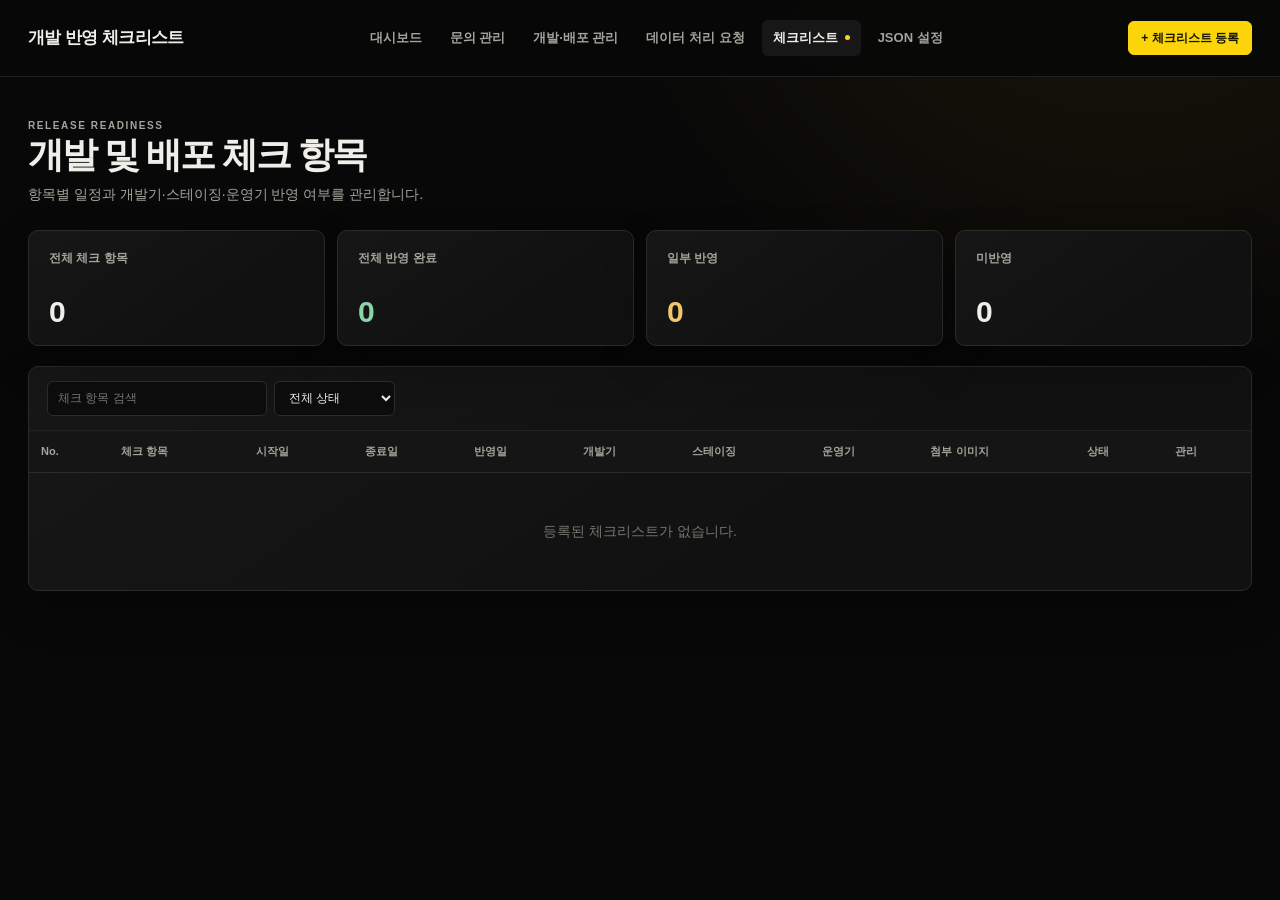
<file: pages/SaveCheckList.html>
<!doctype html>
<html lang="ko">
<head>
    <meta charset="utf-8">
    <meta name="viewport" content="width=device-width, initial-scale=1">
    <title>THWL</title>
    <link rel="stylesheet" href="../design/design.css">
</head>
<body>
    <!-- 공통 헤더: 주요 업무 화면 이동 및 JSON 파일 작업 메뉴 -->
<header class="app-header">
    <div class="header-inner">
        <div class="brand">
            <h1>개발 반영 체크리스트</h1>
            <!-- <span class="badge">RELEASE CHECKLIST</span> -->
        </div>

        <nav>
            <a href="../index.html">대시보드</a>
            <a href="../pages/SaveInquiry.html">문의 관리</a>
            <a href="../pages/SaveDeploy.html">개발·배포 관리</a>
            <a href="../pages/SaveDataRequest.html">데이터 처리 요청</a>
            <a class="active" href="../pages/SaveCheckList.html">체크리스트</a>
            <a href="../pages/SaveSetting.html">JSON 설정</a>
        </nav>

        <div class="actions">
            <!-- <button class="btn secondary" data-load-json="checklists">JSON 불러오기</button>
            <input type="file" accept=".json,application/json" data-json-input="checklists" hidden>
            <button class="btn secondary" data-connect-json="checklists">JSON 파일 연결</button>
            <button class="btn secondary" data-save-json="checklists">JSON 저장</button>
            <button class="btn secondary" data-save-html>오늘 날짜 HTML 저장</button> -->
            <button class="btn primary" id="addChecklist">+ 체크리스트 등록</button>
        </div>
    </div>
</header>

    <main class="container">
        <!-- 화면 제목과 체크리스트 상태별 건수 -->
        <section class="page-intro">
            <div>
                <p class="eyebrow">RELEASE READINESS</p>
                <h2>개발 및 배포 체크 항목</h2>
                <p>항목별 일정과 개발기·스테이징·운영기 반영 여부를 관리합니다.</p>
            </div>
        </section>

        <section class="kpis">
            <div class="kpi"><small>전체 체크 항목</small><strong id="cTotal">0</strong></div>
            <div class="kpi"><small>전체 반영 완료</small><strong class="success" id="cDone">0</strong></div>
            <div class="kpi"><small>일부 반영</small><strong class="warning" id="cPartial">0</strong></div>
            <div class="kpi"><small>미반영</small><strong id="cPending">0</strong></div>
        </section>

        <!-- 검색·상태 필터와 체크리스트 목록 -->
        <section class="panel">
            <div class="toolbar">
                <div class="filters">
                    <input id="cSearch" type="search" placeholder="체크 항목 검색">
                    <select id="cFilter">
                        <option value="all">전체 상태</option>
                        <option value="done">전체 반영 완료</option>
                        <option value="partial">일부 반영</option>
                        <option value="pending">미반영</option>
                    </select>
                </div>
            </div>

            <div class="table-wrap">
                <table>
                    <thead>
                        <tr>
                            <th>No.</th>
                            <th>체크 항목</th>
                            <th>시작일</th>
                            <th>종료일</th>
                            <th>반영일</th>
                            <th>개발기</th>
                            <th>스테이징</th>
                            <th>운영기</th>
                            <th>첨부 이미지</th>
                            <th>상태</th>
                            <th>관리</th>
                        </tr>
                    </thead>
                    <tbody id="cRows"></tbody>
                </table>
            </div>
            <div class="empty" id="cEmpty" hidden>등록된 체크리스트가 없습니다.</div>
        </section>
    </main>

    <!-- 등록/수정 모달: 제목과 하단 버튼은 고정하고 modal-body만 스크롤됩니다. -->
    <div class="backdrop" id="cModal">
        <form class="modal" id="cForm">
            <div class="modal-head">
                <h2 id="cModalTitle">체크리스트 등록</h2>
                <button type="button" class="btn secondary small" id="cClose">닫기</button>
            </div>

            <div class="modal-body">
                <input type="hidden" id="cId">

                <label>
                    체크 항목 *
                    <textarea id="cTitle" required rows="3" placeholder="개발 또는 배포 시 확인할 내용을 입력하세요."></textarea>
                </label>

                <div class="form-grid three">
                    <label>시작일<input type="date" id="cStart"></label>
                    <label>종료일<input type="date" id="cEnd"></label>
                    <label>반영일<input type="date" id="cRelease"></label>
                </div>

                <fieldset>
                    <legend>환경별 반영 여부</legend>
                    <div class="checks">
                        <label class="check"><input type="checkbox" id="cDev"> 개발기 반영</label>
                        <label class="check"><input type="checkbox" id="cStage"> 스테이징 반영</label>
                        <label class="check"><input type="checkbox" id="cProd"> 운영기 반영</label>
                    </div>
                </fieldset>

                <!-- 첨부 이미지가 여러 장이어도 모달 본문 내부에서 스크롤됩니다. -->
                <fieldset>
                    <legend>항목별 이미지 첨부</legend>
                    <label>
                        이미지 파일
                        <input type="file" id="cImages" accept="image/*" multiple>
                    </label>
                    <small class="muted">
                        선택한 체크리스트 항목에 이미지가 개별 저장됩니다.
                        이미지당 최대 1.5MB, 항목당 최대 5장입니다.
                    </small>
                    <div id="cImagePreview" class="checklist-image-preview"></div>
                </fieldset>

                <label>
                    비고
                    <textarea id="cMemo" rows="2" placeholder="담당자, 확인 사항 등을 기록"></textarea>
                </label>
            </div>

            <div class="modal-foot">
                <button type="button" class="btn secondary" id="cCancel">취소</button>
                <button type="submit" class="btn primary">저장</button>
            </div>
        </form>
    </div>

    <div class="toast" id="cToast"></div>

    <!-- 공통 저장 기능을 먼저 로드한 뒤 체크리스트 화면 로직을 실행합니다. -->
    <script src="../biz/common.js"></script>
    <script src="../biz/SaveCheckList.js"></script>
</body>
</html>
</file>
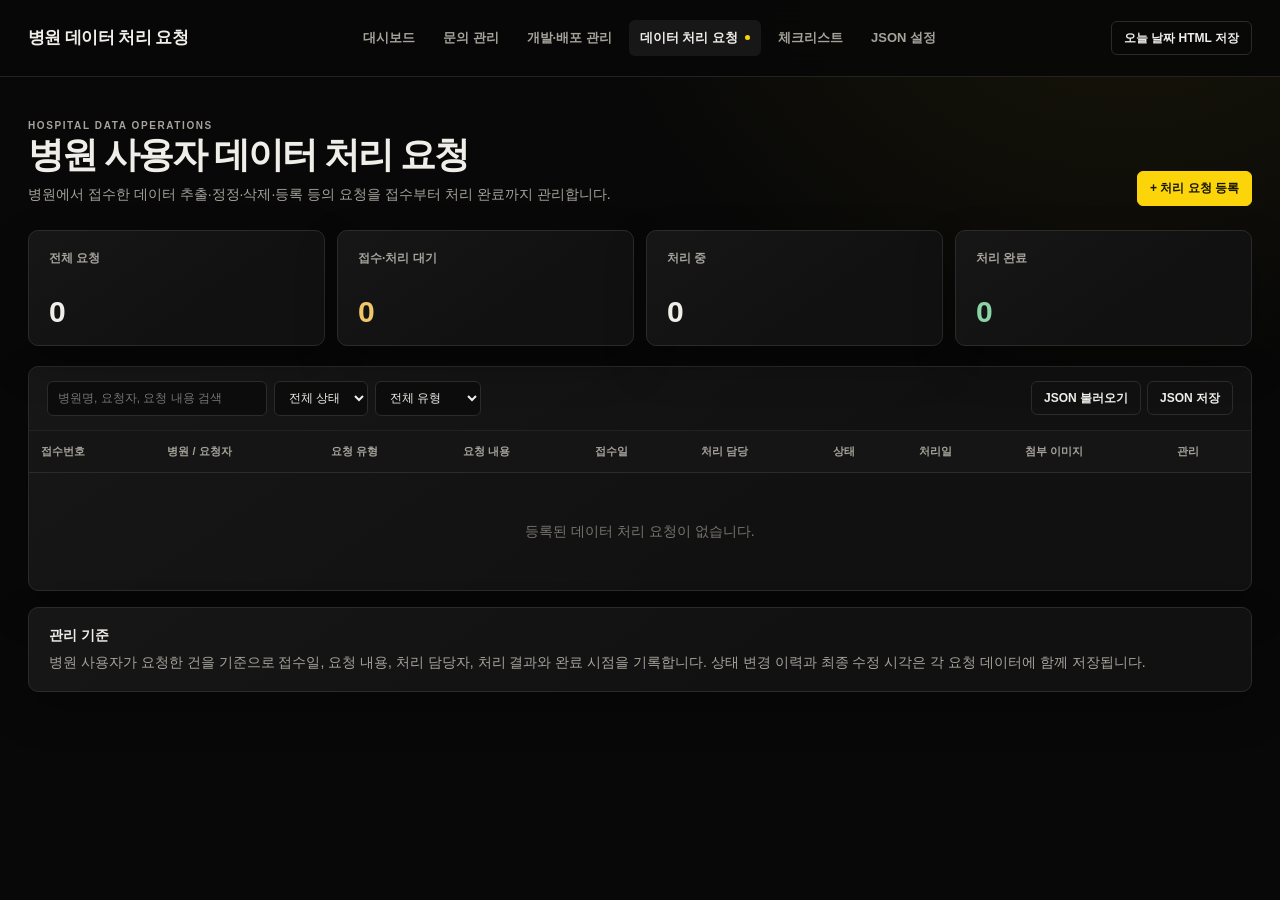
<file: pages/SaveDataRequest.html>
<!doctype html>
<html lang="ko">
<head>
    <meta charset="utf-8"><meta name="viewport" content="width=device-width, initial-scale=1">
    <title>THWL</title><link rel="stylesheet" href="../design/design.css">
</head>
<body>
<header class="app-header">
    <div class="header-inner">
        <div class="brand">
            <h1>병원 데이터 처리 요청</h1>
            <!-- <span class="badge">HOSPITAL REQUESTS</span> -->
        </div>
        <nav>
            <a href="../index.html">대시보드</a>
            <a href="../pages/SaveInquiry.html">문의 관리</a>
            <a href="../pages/SaveDeploy.html">개발·배포 관리</a>
            <a class="active" href="../pages/SaveDataRequest.html">데이터 처리 요청</a>
            <a href="../pages/SaveCheckList.html">체크리스트</a>
            <a href="../pages/SaveSetting.html">JSON 설정</a>
        </nav>
        
        <div class="actions">
            <button class="btn secondary" data-save-html>오늘 날짜 HTML 저장</button>
        </div>
    </div>
</header>

<main class="container">
    <section class="page-intro">
        <div>
            <p class="eyebrow">HOSPITAL DATA OPERATIONS</p>
            <h2>병원 사용자 데이터 처리 요청</h2>
            <p>병원에서 접수한 데이터 추출·정정·삭제·등록 등의 요청을 접수부터 처리 완료까지 관리합니다.</p>
        </div>
        
        <button class="btn primary" id="addRequest">+ 처리 요청 등록</button>
    </section>
    
    <section class="kpis">
        <div class="kpi"><small>전체 요청</small><strong id="requestTotal">0</strong></div>
        <div class="kpi"><small>접수·처리 대기</small><strong class="warning" id="requestPending">0</strong></div>
        <div class="kpi"><small>처리 중</small><strong id="requestWorking">0</strong></div>
        <div class="kpi"><small>처리 완료</small><strong class="success" id="requestDone">0</strong></div>
    </section>
    
    <section class="panel">
        <div class="toolbar"><div class="filters"><input id="requestSearch" type="search" placeholder="병원명, 요청자, 요청 내용 검색"><select id="statusFilter"><option value="all">전체 상태</option><option value="received">접수</option><option value="working">처리 중</option><option value="done">완료</option><option value="hold">보류</option></select><select id="typeFilter"><option value="all">전체 유형</option><option>데이터 추출</option><option>데이터 정정</option><option>데이터 삭제</option><option>데이터 등록</option><option>기타</option></select></div>
            <div class="actions"><button class="btn secondary" data-load-json="dataRequests">JSON 불러오기</button><input type="file" accept=".json,application/json" data-json-input="dataRequests" hidden><button class="btn secondary" data-save-json="dataRequests">JSON 저장</button></div></div>
        <div class="table-wrap"><table><thead><tr><th>접수번호</th><th>병원 / 요청자</th><th>요청 유형</th><th>요청 내용</th><th>접수일</th><th>처리 담당</th><th>상태</th><th>처리일</th><th>첨부 이미지</th><th>관리</th></tr></thead><tbody id="requestRows"></tbody></table></div>
        <div class="empty" id="emptyRequests" hidden>등록된 데이터 처리 요청이 없습니다.</div>
    </section>
    
    <section class="notice">
        <strong>관리 기준</strong>
        <p>병원 사용자가 요청한 건을 기준으로 접수일, 요청 내용, 처리 담당자, 처리 결과와 완료 시점을 기록합니다. 상태 변경 이력과 최종 수정 시각은 각 요청 데이터에 함께 저장됩니다.</p>
    </section>
</main>

<div class="backdrop" id="requestModal"><form class="modal" id="requestForm">
    <div class="modal-head">
        <h2 id="modalTitle">데이터 처리 요청 등록</h2>
        <button type="button" class="btn secondary" id="closeModal">닫기</button>
    </div>
    
    <div class="modal-body">
        <input type="hidden" id="requestId">
        
        <div class="form-grid">
            <label>병원명 *<input class="control-input" id="hospital" required></label>
            <label>요청자 *<input class="control-input" id="requester" required></label>
            <label>요청 유형 *
                <select class="control-input" id="requestType">
                    <option>데이터 추출</option>
                    <option>데이터 정정</option>
                    <option>데이터 삭제</option>
                    <option>데이터 등록</option>
                    <option>기타</option>
                </select>
            </label>
            <label>접수일 *<input class="control-input" id="requestDate" type="date" required></label>
            <label>처리 담당자<input class="control-input" id="assignee"></label>
            <label>상태
                <select class="control-input" id="requestStatus">
                    <option value="received">접수</option>
                    <option value="working">처리 중</option>
                    <option value="done">완료</option>
                    <option value="hold">보류</option>
                </select>
            </label>
            <label>처리 완료일<input class="control-input" id="completedAt" type="date"></label></div>
            <label>요청 상세 내용 *<textarea class="control-input" id="requestContent" rows="4" required></textarea></label>
            <label>처리 결과 및 메모<textarea class="control-input" id="resultContent" rows="4" placeholder="처리 결과, 전달 사항, 보류 사유 등을 기록"></textarea></label>
        <fieldset>
            <legend>요청별 이미지 첨부</legend>
            <label>이미지 파일<input type="file" id="requestImages" accept="image/*" multiple></label>
            <small class="muted">현재 요청 항목에 개별 첨부됩니다. 이미지당 최대 1.5MB, 항목당 최대 5장입니다.</small>
            <div id="requestImagePreview" class="checklist-image-preview"></div>
        </fieldset>
    </div>
    
    <div class="modal-foot">
        <button type="button" class="btn secondary" id="cancelModal">취소</button>
        <button class="btn primary" type="submit">저장</button>
    </div>
</form>
</div>
<div class="toast" id="requestToast"></div>
<script src="../biz/common.js"></script>
<script src="../biz/SaveDataRequest.js"></script>
</body></html>
</file>
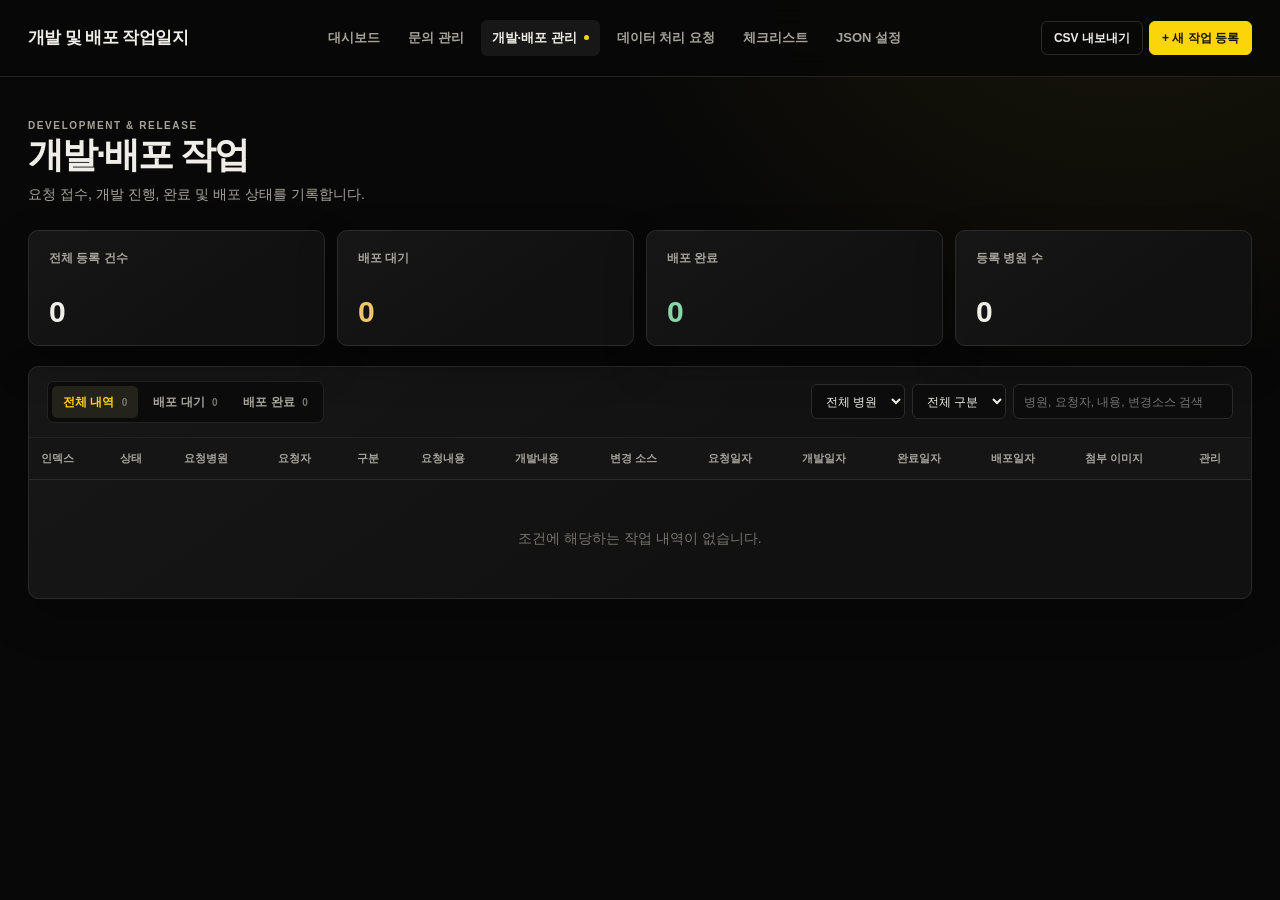
<file: pages/SaveDeploy.html>
<!doctype html>
<html lang="ko">
<head>
    <meta charset="utf-8">
    <meta name="viewport" content="width=device-width, initial-scale=1">
    <title>THWL</title>
    <link rel="stylesheet" href="../design/design.css">
</head>
<body>
<header class="app-header">
        <div class="header-inner">
            <div class="brand">
                <h1>개발 및 배포 작업일지</h1>
                <!-- <span class="badge">DEVELOPMENT LOG</span> -->
            </div>
            <nav>
                <a href="../index.html">대시보드</a>
                <a href="../pages/SaveInquiry.html">문의 관리</a>
                <a class="active" href="../pages/SaveDeploy.html">개발·배포 관리</a>
                <a href="../pages/SaveDataRequest.html">데이터 처리 요청</a>
                <a href="../pages/SaveCheckList.html">체크리스트</a>
                <a href="../pages/SaveSetting.html">JSON 설정</a>
            </nav>
            <div class="actions">
                <!-- <button class="btn secondary" data-load-json="deployments">JSON 불러오기</button>
                <input type="file" accept=".json,application/json" data-json-input="deployments" hidden>
                <button class="btn secondary" data-connect-json="deployments">JSON 파일 연결</button>
                <button class="btn secondary" data-save-json="deployments">JSON 저장</button>
                <button class="btn secondary" data-save-html>오늘 날짜 HTML 저장</button> -->
                <button class="btn secondary" id="exportCsv">CSV 내보내기</button>
                <button class="btn primary" id="addDeploy">+ 새 작업 등록</button></div>
        </div>
    </header>
    <main class="container">
        <section class="page-intro">
            <div>
                <p class="eyebrow">DEVELOPMENT &amp; RELEASE</p>
                <h2>개발·배포 작업</h2>
                <p>요청 접수, 개발 진행, 완료 및 배포 상태를 기록합니다.</p>
            </div>
        </section>

        <section class="kpis">
            <div class="kpi"><small>전체 등록 건수</small><strong id="dTotal">0</strong></div>
            <div class="kpi"><small>배포 대기</small><strong class="warning" id="dPending">0</strong></div>
            <div class="kpi"><small>배포 완료</small><strong class="success" id="dDone">0</strong></div>
            <div class="kpi"><small>등록 병원 수</small><strong id="dHospitals">0</strong></div>
        </section>

        <section class="panel">
            <div class="toolbar">
                <div class="tabs">
                    <button class="tab active" data-tab="all">전체 내역 <b id="dAllN">0</b></button>
                    <button class="tab" data-tab="pending">배포 대기 <b id="dPendingN">0</b></button>
                    <button class="tab" data-tab="deployed">배포 완료 <b id="dDoneN">0</b></button>
                </div>
                <div class="filters">
                    <select id="dHospital"><option value="">전체 병원</option></select>
                    <select id="dCategory">
                        <option value="">전체 구분</option>
                        <option>DB</option>
                        <option>UI</option>
                        <option>DTO</option>
                        <option>BIZ</option>
                        <option>DAC</option>
                        <option>ETC</option>
                    </select>
                    <input id="dSearch" type="search" placeholder="병원, 요청자, 내용, 변경소스 검색">
                </div>
            </div>
            <div class="table-wrap">
                <table>
                    <thead>
                        <tr>
                            <th>인덱스</th>
                            <th>상태</th>
                            <th>요청병원</th>
                            <th>요청자</th>
                            <th>구분</th>
                            <th>요청내용</th>
                            <th>개발내용</th>
                            <th>변경 소스</th>
                            <th>요청일자</th>
                            <th>개발일자</th>
                            <th>완료일자</th>
                            <th>배포일자</th>
                            <th>첨부 이미지</th>
                            <th>관리</th>
                        </tr>
                    </thead>
                    <tbody id="dRows"></tbody>
                </table>
            </div>
            <div class="empty" id="dEmpty" hidden>조건에 해당하는 작업 내역이 없습니다.</div>
        </section>
    </main>

    <div class="backdrop" id="dModal">
        <section class="modal wide">
            <div class="modal-head">
                <h2 id="dModalTitle">새 작업 등록</h2>
                <button class="btn secondary small" id="dClose">닫기</button>
            </div>
            <form id="dForm">
                <div class="modal-body">
                    <input id="dId" type="hidden">
                    <div class="form-grid">
                        <label>인덱스<input id="dIndex" readonly></label>
                        <fieldset>
                            <legend>구분 (중복 선택 가능) *</legend>
                            <div class="checks">
                                <label class="check"><input type="checkbox" name="category" value="DB">DB</label>
                                <label class="check"><input type="checkbox" name="category" value="UI">UI</label>
                                <label class="check"><input type="checkbox" name="category" value="DTO">DTO</label>
                                <label class="check"><input type="checkbox" name="category" value="BIZ">BIZ</label>
                                <label class="check"><input type="checkbox" name="category" value="DAC">DAC</label>
                                <label class="check"><input type="checkbox" name="category" value="ETC">ETC</label>
                            </div>
                        </fieldset>
                    </div>
                    <div class="form-grid">
                        <label>요청병원 *<input id="dHospitalField" required></label>
                        <label>요청자 *<input id="dRequester" required></label>
                    </div>
                    <label>요청내용 *<textarea id="dRequest" required></textarea></label>
                    <label>개발내용<textarea id="dDevelopment"></textarea></label>
                    <label>변경 소스<textarea id="dSource" class="mono"></textarea></label>
                    <fieldset><legend>작업별 이미지 첨부</legend><label>이미지 파일<input type="file" id="dImages" accept="image/*" multiple></label><small class="muted">현재 작업 항목에 개별 첨부됩니다. 이미지당 최대 1.5MB, 항목당 최대 5장입니다.</small><div id="dImagePreview" class="checklist-image-preview"></div></fieldset>
                    <div class="form-grid four">
                        <label>요청일자 *<input id="dRequestDate" type="date" required></label>
                        <label>개발일자<input id="dDevDate" type="date"></label>
                        <label>완료일자<input id="dCompleteDate" type="date"></label>
                        <label>배포일자<input id="dDeployDate" type="date"></label>
                    </div>
                </div>
                <div class="modal-foot">
                    <button class="btn secondary" type="button" id="dCancel">취소</button>
                    <button class="btn primary" type="submit">저장</button>
                </div>
            </form>
        </section>
    </div>

    <div class="toast" id="dToast"></div>
    <script src="../biz/common.js"></script>
    <script src="../biz/deploy.js"></script>
</body>
</html>
</file>
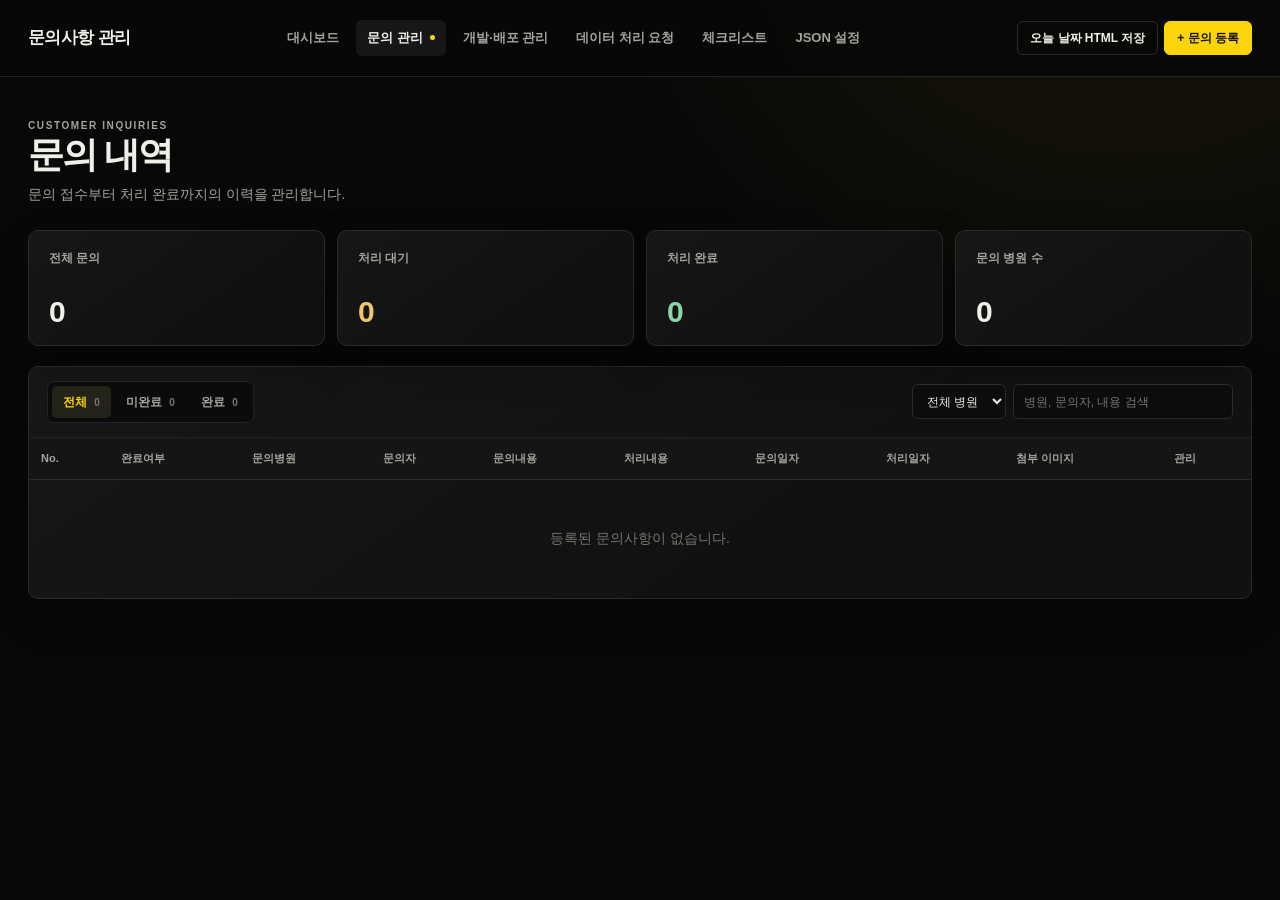
<file: pages/SaveInquiry.html>
<!doctype html>
<html lang="ko">
<head>
    <meta charset="utf-8">
    <meta name="viewport" content="width=device-width, initial-scale=1">
    <title>THWL</title>
    <link rel="stylesheet" href="../design/design.css">
</head>
<body>
<header class="app-header">
        <div class="header-inner">
            <div class="brand">
                <h1>문의사항 관리</h1>
                <!-- <span class="badge">INQUIRY</span> -->
            </div>
            <nav>
                <a href="../index.html">대시보드</a>
                <a class="active" href="../pages/SaveInquiry.html">문의 관리</a>
                <a href="../pages/SaveDeploy.html">개발·배포 관리</a>
                <a href="../pages/SaveDataRequest.html">데이터 처리 요청</a>
                <a href="../pages/SaveCheckList.html">체크리스트</a>
                <a href="../pages/SaveSetting.html">JSON 설정</a>
            </nav>
            <div class="actions">
                <!-- <button class="btn secondary" data-load-json="inquiries">JSON 불러오기</button>
                <input type="file" accept=".json,application/json" data-json-input="inquiries" hidden>
                <button class="btn secondary" data-connect-json="inquiries">JSON 파일 연결</button>
                <button class="btn secondary" data-save-json="inquiries">JSON 저장</button> -->
                <button class="btn secondary" data-save-html>오늘 날짜 HTML 저장</button>
                <button class="btn primary" id="addInquiry">+ 문의 등록</button></div>
        </div>
    </header>
    <main class="container">
        <section class="page-intro">
            <div>
                <p class="eyebrow">CUSTOMER INQUIRIES</p>
                <h2>문의 내역</h2>
                <p>문의 접수부터 처리 완료까지의 이력을 관리합니다.</p>
            </div>
        </section>

        <section class="kpis">
            <div class="kpi"><small>전체 문의</small><strong id="qTotal">0</strong></div>
            <div class="kpi"><small>처리 대기</small><strong class="warning" id="qPending">0</strong></div>
            <div class="kpi"><small>처리 완료</small><strong class="success" id="qDone">0</strong></div>
            <div class="kpi"><small>문의 병원 수</small><strong id="qHospitals">0</strong></div>
        </section>

        <section class="panel">
            <div class="toolbar">
                <div class="tabs">
                    <button class="tab active" data-filter="all">전체 <b id="qAllN">0</b></button>
                    <button class="tab" data-filter="pending">미완료 <b id="qPendingN">0</b></button>
                    <button class="tab" data-filter="done">완료 <b id="qDoneN">0</b></button>
                </div>
                <div class="filters">
                    <select id="qHospital"><option value="">전체 병원</option></select>
                    <input id="qSearch" type="search" placeholder="병원, 문의자, 내용 검색">
                </div>
            </div>
            <div class="table-wrap">
                <table>
                    <thead>
                        <tr>
                            <th>No.</th><th>완료여부</th><th>문의병원</th><th>문의자</th>
                            <th>문의내용</th><th>처리내용</th><th>문의일자</th><th>처리일자</th><th>첨부 이미지</th><th>관리</th>
                        </tr>
                    </thead>
                    <tbody id="qRows"></tbody>
                </table>
            </div>
            <div class="empty" id="qEmpty" hidden>등록된 문의사항이 없습니다.</div>
        </section>
    </main>

    <div class="backdrop" id="qModal">
        <section class="modal">
            <div class="modal-head">
                <h2 id="qModalTitle">문의 등록</h2>
                <button class="btn secondary small" id="qClose">닫기</button>
            </div>
            <form id="qForm">
                <div class="modal-body">
                    <input id="qId" type="hidden">
                    <div class="form-grid">
                        <label>문의병원 *<input id="qHospitalField" required></label>
                        <label>문의자 *<input id="qRequester" required></label>
                    </div>
                    <label>문의내용 *<textarea id="qContent" required></textarea></label>
                    <label>처리내용<textarea id="qAnswer"></textarea></label>
                    <div class="form-grid">
                        <label>문의일자 *<input id="qDate" type="date" required></label>
                        <label>처리일자<input id="qProcessDate" type="date"></label>
                    </div>
                    <label class="check"><input id="qCompleted" type="checkbox"> 처리 완료</label>
                    <fieldset><legend>문의별 이미지 첨부</legend><label>이미지 파일<input type="file" id="qImages" accept="image/*" multiple></label><small class="muted">현재 문의 항목에 개별 첨부됩니다. 이미지당 최대 1.5MB, 항목당 최대 5장입니다.</small><div id="qImagePreview" class="checklist-image-preview"></div></fieldset>
                </div>
                <div class="modal-foot">
                    <button class="btn secondary" type="button" id="qCancel">취소</button>
                    <button class="btn primary" type="submit">저장</button>
                </div>
            </form>
        </section>
    </div>

    <div class="toast" id="toast"></div>
    <script src="../biz/common.js"></script>
    <script src="../biz/inquiry.js"></script>
</body>
</html>
</file>
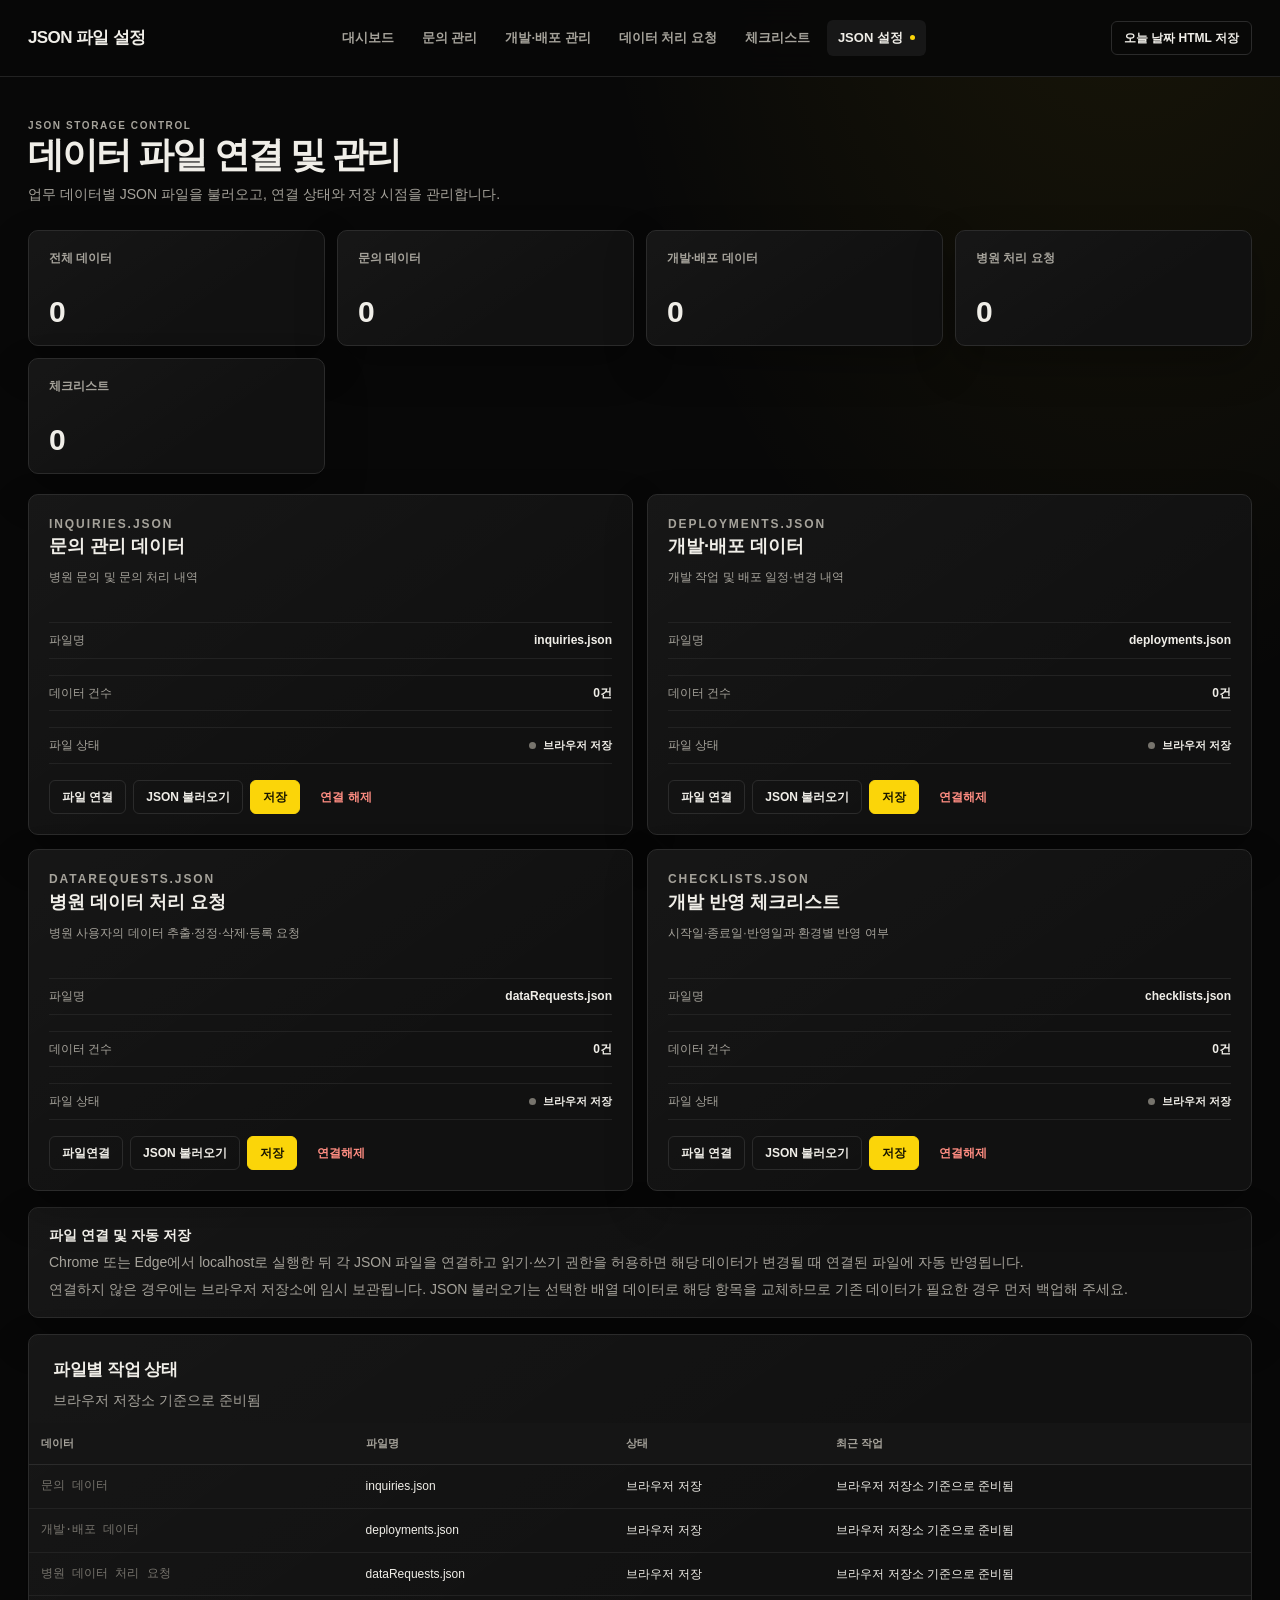
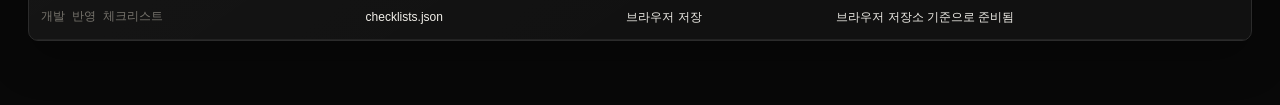
<file: pages/SaveSetting.html>
<!doctype html>
<html lang="ko">
<head>
    <meta charset="utf-8">
    <meta name="viewport" content="width=device-width, initial-scale=1">
    <title>THWL</title>
    <link rel="stylesheet" href="../design/design.css">
</head>

<body>
    <header class="app-header">
        <div class="header-inner">
            <div class="brand">
                <h1>JSON 파일 설정</h1>
                <!-- <span class="badge">STORAGE SETTINGS</span> -->
            </div>
            <nav>
                <a href="../index.html">대시보드</a>
                <a href="../pages/SaveInquiry.html">문의 관리</a>
                <a href="../pages/SaveDeploy.html">개발·배포 관리</a>
                <a href="../pages/SaveDataRequest.html">데이터 처리 요청</a>
                <a href="../pages/SaveCheckList.html">체크리스트</a>
                <a class="active" href="../pages/SaveSetting.html">JSON 설정</a>
            </nav>
            <div class="actions">
                <button class="btn secondary" data-save-html>오늘 날짜 HTML 저장</button>
            </div>
        </div>
    </header>
    <main class="container">
        <section class="page-intro">
            <div>
                <p class="eyebrow">JSON STORAGE CONTROL</p>
                <h2>데이터 파일 연결 및 관리</h2>
                <p>업무 데이터별 JSON 파일을 불러오고, 연결 상태와 저장 시점을 관리합니다.</p>
            </div>
        </section>
        <section class="kpis">
            <div class="kpi"><small>전체 데이터</small><strong id="totalCount">0</strong></div>
            <div class="kpi"><small>문의 데이터</small><strong id="inquiryCount">0</strong></div>
            <div class="kpi"><small>개발·배포 데이터</small><strong id="deploymentCount">0</strong></div>
            <div class="kpi"><small>병원 처리 요청</small><strong id="requestCount">0</strong></div>
            <div class="kpi"><small>체크리스트</small><strong id="checklistCount">0</strong></div>
        </section>
        <section class="data-grid">
            <article class="data-card">
                <p class="eyebrow">INQUIRIES.JSON</p>
                <h3>문의 관리 데이터</h3>
                <p>병원 문의 및 문의 처리 내역</p>
                <div class="data-meta"><span>파일명</span><strong>inquiries.json</strong></div>
                <div class="data-meta"><span>데이터 건수</span><strong id="inquiriesCount">0건</strong></div>
                <div class="data-meta"><span>파일 상태</span><strong class="file-status" id="inquiriesStatus">미연결</strong>
                </div>
                <div class="data-actions">
                    <button class="btn secondary" data-connect="inquiries">파일 연결</button>
                    <button class="btn secondary" data-import="inquiries">JSON 불러오기</button>
                    <button class="btn primary" data-save="inquiries">저장</button>
                    <button class="btn danger" data-disconnect="inquiries">연결 해제</button>
                    <input type="file" accept=".json,application/json" data-file="inquiries" hidden>
                </div>
            </article>
            <article class="data-card">
                <p class="eyebrow">DEPLOYMENTS.JSON</p>
                <h3>개발·배포 데이터</h3>
                <p>개발 작업 및 배포 일정·변경 내역</p>
                <div class="data-meta"><span>파일명</span><strong>deployments.json</strong></div>
                <div class="data-meta"><span>데이터 건수</span><strong id="deploymentsCount">0건</strong></div>
                <div class="data-meta"><span>파일 상태</span><strong class="file-status" id="deploymentsStatus">미연결</strong></div>
                <div class="data-actions">
                    <button class="btn secondary" data-connect="deployments">파일 연결</button>
                    <button class="btn secondary" data-import="deployments">JSON 불러오기</button>
                    <button class="btn primary" data-save="deployments">저장</button>
                    <button class="btn danger" data-disconnect="deployments">연결해제</button>
                    <input type="file" accept=".json,application/json" data-file="deployments" hidden>
                </div>
            </article>
            <article class="data-card">
                <p class="eyebrow">DATAREQUESTS.JSON</p>
                <h3>병원 데이터 처리 요청</h3>
                <p>병원 사용자의 데이터 추출·정정·삭제·등록 요청</p>
                <div class="data-meta"><span>파일명</span><strong>dataRequests.json</strong></div>
                <div class="data-meta"><span>데이터 건수</span><strong id="dataRequestsCount">0건</strong></div>
                <div class="data-meta"><span>파일 상태</span><strong class="file-status" id="dataRequestsStatus">미연결</strong></div>
                <div class="data-actions">
                    <button class="btn secondary" data-connect="dataRequests">파일연결</button>
                    <button class="btn secondary" data-import="dataRequests">JSON 불러오기</button>
                    <button class="btn primary" data-save="dataRequests">저장</button>
                    <button class="btn danger" data-disconnect="dataRequests">연결해제</button>
                    <input type="file" accept=".json,application/json" data-file="dataRequests" hidden>
                </div>
            </article>
            <article class="data-card">
                <p class="eyebrow">CHECKLISTS.JSON</p>
                <h3>개발 반영 체크리스트</h3>
                <p>시작일·종료일·반영일과 환경별 반영 여부</p>
                <div class="data-meta"><span>파일명</span><strong>checklists.json</strong></div>
                <div class="data-meta"><span>데이터 건수</span><strong id="checklistsCount">0건</strong></div>
                <div class="data-meta"><span>파일 상태</span><strong class="file-status" id="checklistsStatus">미연결</strong></div>
                <div class="data-actions">
                    <button class="btn secondary" data-connect="checklists">파일 연결</button>
                    <button class="btn secondary" data-import="checklists">JSON 불러오기</button>
                    <button class="btn primary" data-save="checklists">저장</button>
                    <button class="btn danger" data-disconnect="checklists">연결해제</button>
                    <input type="file" accept=".json,application/json" data-file="checklists" hidden/>
                </div>
            </article>
        </section>
        <section class="notice">
            <strong>파일 연결 및 자동 저장</strong>
            <p>Chrome 또는 Edge에서 localhost로 실행한 뒤 각 JSON 파일을 연결하고 읽기·쓰기 권한을 허용하면 해당 데이터가 변경될 때 연결된 파일에 자동 반영됩니다.</p>
            <p>연결하지 않은 경우에는 브라우저 저장소에 임시 보관됩니다. JSON 불러오기는 선택한 배열 데이터로 해당 항목을 교체하므로 기존 데이터가 필요한 경우 먼저 백업해 주세요.</p>
        </section>
        <section class="panel" style="margin-top:16px">
            <div class="panel-head">
                <h2>파일별 작업 상태</h2>
                <p id="lastMessage">저장소 상태를 확인하고 있습니다.</p>
            </div>
            <div class="table-wrap">
                <table>
                    <thead>
                        <tr>
                            <th>데이터</th>
                            <th>파일명</th>
                            <th>상태</th>
                            <th>최근 작업</th>
                        </tr>
                    </thead>
                    <tbody id="statusRows"></tbody>
                </table>
            </div>
        </section>
    </main>
    <div class="toast" id="dataToast"></div>
    <script src="../biz/common.js"></script>
    <script src="../biz/SaveSetting.js"></script>
</body>

</html>
</file>
<file: design/design.css>
/* ==========================================================================
   Tree Worklog UI
   Motion 사이트의 절제된 다크 표면과 포인트 컬러를 참고한 업무용 디자인
   ========================================================================== */

:root {
    color-scheme: dark;
    --bg: #080808;
    --surface: #111111;
    --surface-raised: #171717;
    --surface-hover: #202020;
    --border: #2b2b2b;
    --border-soft: #222222;
    --text: #f0eee8;
    --muted: #a6a39b;
    --hint: #77746d;
    --accent: #fbd509;
    --accent-ink: #171500;
    --success: #8bd4a8;
    --success-bg: #13251a;
    --warning: #f0c66b;
    --warning-bg: #2a2110;
    --danger: #ff8d82;
    --danger-bg: #2b1715;
    --radius: 10px;
    --shadow: 0 18px 42px rgba(0, 0, 0, .28);
    font-family: -apple-system, BlinkMacSystemFont, "Malgun Gothic", "맑은 고딕", "Segoe UI", sans-serif;
}

* {
    box-sizing: border-box;
}

body {
    margin: 0;
    min-height: 100vh;
    background:
        radial-gradient(ellipse at 88% -12%, rgba(251, 213, 9, .075), transparent 34rem),
        var(--bg);
    color: var(--text);
    font-size: 14px;
    line-height: 1.55;
    -webkit-font-smoothing: antialiased;
}

a {
    color: inherit;
}

button,
input,
select,
textarea {
    font: inherit;
}

button {
    cursor: pointer;
}

.app-header {
    position: sticky;
    top: 0;
    z-index: 20;
    background: rgba(8, 8, 8, .92);
    border-bottom: 1px solid var(--border-soft);
    backdrop-filter: blur(14px);
}

.header-inner {
    max-width: 1600px;
    min-height: 76px;
    margin: 0 auto;
    padding: 12px 28px;
    display: flex;
    align-items: center;
    justify-content: space-between;
    gap: 20px;
    flex-wrap: wrap;
}

.brand {
    display: flex;
    align-items: center;
    gap: 12px;
}

.brand h1 {
    margin: 0;
    font-size: 17px;
    font-weight: 700;
    letter-spacing: -.035em;
}

.badge {
    padding: 4px 8px;
    border: 1px solid rgba(251, 213, 9, .28);
    border-radius: 4px;
    color: var(--accent);
    font-size: 10px;
    font-weight: 800;
    letter-spacing: .08em;
}

nav,
.actions {
    display: flex;
    align-items: center;
    gap: 6px;
    flex-wrap: wrap;
}

nav a {
    padding: 8px 11px;
    border-radius: 6px;
    color: var(--muted);
    text-decoration: none;
    font-size: 13px;
    font-weight: 650;
    transition: color .18s ease, background .18s ease;
}

nav a:hover,
nav a.active {
    background: var(--surface-raised);
    color: var(--text);
}

nav a.active::after {
    display: inline-block;
    width: 5px;
    height: 5px;
    margin: 0 0 2px 7px;
    border-radius: 50%;
    background: var(--accent);
    content: "";
}

.container {
    max-width: 1600px;
    margin: 0 auto;
    padding: 32px 28px 64px;
}

.page-intro {
    display: flex;
    align-items: flex-end;
    justify-content: space-between;
    gap: 18px;
    margin: 0 0 24px;
}

.eyebrow {
    margin: 0 0 8px;
    color: var(--accent);
    font-size: 10px;
    font-weight: 800;
    letter-spacing: .16em;
    text-transform: uppercase;
}

.page-intro h2 {
    margin: 0;
    font-size: clamp(25px, 3vw, 36px);
    line-height: 1.15;
    letter-spacing: -.055em;
}

.page-intro p {
    margin: 9px 0 0;
    color: var(--muted);
}

.kpis {
    display: grid;
    grid-template-columns: repeat(4, minmax(0, 1fr));
    gap: 12px;
    margin-bottom: 20px;
}

.kpi,
.panel,
.notice,
.data-card {
    border: 1px solid var(--border);
    border-radius: var(--radius);
    background: linear-gradient(145deg, rgba(255,255,255,.025), transparent 65%), var(--surface);
    box-shadow: var(--shadow);
}

.kpi {
    min-height: 116px;
    padding: 18px 20px;
    display: flex;
    flex-direction: column;
    justify-content: space-between;
    gap: 10px;
}

.kpi small {
    color: var(--muted);
    font-size: 12px;
    font-weight: 650;
}

.kpi strong {
    font-size: 30px;
    font-weight: 700;
    line-height: 1;
    letter-spacing: -.04em;
    font-variant-numeric: tabular-nums;
}

.kpi .warning {
    color: var(--warning);
}

.kpi .success {
    color: var(--success);
}

.btn {
    min-height: 34px;
    padding: 7px 12px;
    display: inline-flex;
    align-items: center;
    justify-content: center;
    gap: 7px;
    border: 1px solid var(--border);
    border-radius: 6px;
    background: var(--surface-raised);
    color: var(--text);
    font-size: 12px;
    font-weight: 700;
    white-space: nowrap;
    transition: transform .18s ease, border-color .18s ease, background .18s ease;
}

.btn:hover {
    transform: translateY(-1px);
    border-color: #555;
    background: var(--surface-hover);
}

.btn.primary {
    border-color: var(--accent);
    background: var(--accent);
    color: var(--accent-ink);
}

.btn.primary:hover {
    background: #ffe34a;
}

.btn.secondary {
    background: transparent;
}

.btn.success {
    border-color: #345c40;
    background: var(--success-bg);
    color: var(--success);
}

.btn.danger {
    border-color: transparent;
    background: transparent;
    color: var(--danger);
}

.btn.small {
    min-height: 27px;
    padding: 4px 8px;
    font-size: 11px;
}

.panel {
    overflow: hidden;
}

.panel-head {
    padding: 22px 24px 12px;
}

.panel-head h2 {
    margin: 0;
    font-size: 17px;
    letter-spacing: -.025em;
}

.panel-head p {
    margin: 6px 0 0;
    color: var(--muted);
}

.menu-grid {
    padding: 12px 24px 24px;
    display: grid;
    grid-template-columns: repeat(2, minmax(0, 1fr));
    gap: 12px;
}

.menu-card {
    min-height: 190px;
    padding: 22px;
    display: flex;
    flex-direction: column;
    align-items: flex-start;
    gap: 10px;
    border: 1px solid var(--border);
    border-radius: 8px;
    background: var(--surface-raised);
    color: var(--text);
    text-decoration: none;
    transition: transform .2s ease, border-color .2s ease, background .2s ease;
}

.menu-card:hover {
    transform: translateY(-3px);
    border-color: rgba(251, 213, 9, .55);
    background: #1c1b15;
}

.menu-card span {
    color: var(--accent);
    font-size: 10px;
    font-weight: 800;
    letter-spacing: .13em;
}

.menu-card h3 {
    margin: 4px 0 0;
    font-size: 21px;
    letter-spacing: -.04em;
}

.menu-card p {
    margin: 0;
    color: var(--muted);
}

.menu-card b {
    margin-top: auto;
    color: var(--text);
    font-size: 12px;
}

.notice {
    margin-top: 16px;
    padding: 17px 20px;
    color: var(--muted);
}

.notice strong {
    color: var(--text);
}

.notice p {
    margin: 5px 0 0;
}

.toolbar {
    padding: 14px 18px;
    display: flex;
    align-items: center;
    justify-content: space-between;
    gap: 12px;
    flex-wrap: wrap;
    border-bottom: 1px solid var(--border-soft);
}

.tabs {
    padding: 4px;
    display: flex;
    gap: 4px;
    border: 1px solid var(--border-soft);
    border-radius: 7px;
    background: #0b0b0b;
}

.tab {
    padding: 7px 11px;
    border: 0;
    border-radius: 5px;
    background: transparent;
    color: var(--muted);
    font-size: 12px;
    font-weight: 700;
}

.tab b {
    margin-left: 4px;
    color: var(--hint);
    font-size: 10px;
}

.tab.active {
    background: #242319;
    color: var(--accent);
}

.filters {
    display: flex;
    gap: 7px;
    flex-wrap: wrap;
}

.filters input,
.filters select,
.control-input {
    min-height: 35px;
    padding: 7px 10px;
    border: 1px solid var(--border);
    border-radius: 6px;
    outline: 0;
    background: #0c0c0c;
    color: var(--text);
    font-size: 12px;
}

.filters input:focus,
.filters select:focus,
.control-input:focus {
    border-color: var(--accent);
    box-shadow: 0 0 0 2px rgba(251, 213, 9, .12);
}

.filters input[type="search"] {
    min-width: 220px;
}

.table-wrap {
    width: 100%;
    overflow: auto;
}

table {
    width: 100%;
    border-collapse: collapse;
    text-align: left;
    font-size: 12px;
}

thead {
    background: #151515;
}

th {
    padding: 12px;
    border-bottom: 1px solid var(--border);
    color: var(--muted);
    font-size: 11px;
    font-weight: 700;
    white-space: nowrap;
}

td {
    padding: 12px;
    border-bottom: 1px solid var(--border-soft);
    vertical-align: top;
}

tbody tr {
    transition: background .15s ease;
}

tbody tr:hover {
    background: rgba(255,255,255,.025);
}

td:first-child {
    color: var(--hint);
    font-family: Consolas, monospace;
    white-space: nowrap;
}

.strong {
    color: var(--text);
    font-weight: 700;
    white-space: nowrap;
}

.wrap {
    min-width: 145px;
    max-width: 260px;
    white-space: pre-wrap;
    overflow-wrap: anywhere;
}

.nowrap {
    white-space: nowrap;
}

.mono {
    font-family: Consolas, monospace;
    font-size: 11px;
}

.status {
    display: inline-block;
    padding: 3px 8px;
    border-radius: 4px;
    font-size: 10px;
    font-weight: 800;
    white-space: nowrap;
}

.status.pending {
    background: var(--warning-bg);
    color: var(--warning);
}

.status.done {
    background: var(--success-bg);
    color: var(--success);
}

.tag {
    display: inline-block;
    margin: 1px;
    padding: 2px 6px;
    border: 1px solid var(--border);
    border-radius: 4px;
    background: #1c1c1c;
    color: #d5d1c4;
    font-size: 10px;
    font-weight: 700;
}

.empty {
    padding: 48px 20px;
    color: var(--hint);
    text-align: center;
}

.backdrop {
    position: fixed;
    inset: 0;
    z-index: 50;
    padding: 18px;
    display: none;
    align-items: center;
    justify-content: center;
    overflow-y: auto;
    overscroll-behavior: contain;
    background: rgba(0,0,0,.76);
    backdrop-filter: blur(5px);
}

.backdrop.open {
    display: flex;
}

.modal {
    width: 100%;
    max-width: 720px;
    /* 뷰포트 높이를 넘지 않도록 제한하고, 내부 본문만 스크롤합니다. */
    max-height: calc(100vh - 36px);
    max-height: calc(100dvh - 36px);
    min-height: 0;
    display: flex;
    flex-direction: column;
    overflow: hidden;
    border: 1px solid #383838;
    border-radius: 10px;
    background: var(--surface);
    box-shadow: 0 24px 80px rgba(0,0,0,.55);
    animation: modal-in .22s cubic-bezier(.2,.8,.2,1);
}

.modal.wide {
    max-width: 900px;
}

/* 폼이 모달 높이를 차지하도록 하고, 폼 안의 본문만 스크롤되게 합니다. */
.modal > form {
    display: flex;
    flex: 1 1 auto;
    flex-direction: column;
    min-height: 0;
    overflow: hidden;
}

@keyframes modal-in {
    from { opacity: 0; transform: translateY(12px) scale(.99); }
    to { opacity: 1; transform: translateY(0) scale(1); }
}

.modal-head,
.modal-foot {
    /* 제목과 하단 버튼은 고정하고 본문 영역만 스크롤되도록 축소를 막습니다. */
    flex: 0 0 auto;
    padding: 14px 19px;
    display: flex;
    align-items: center;
    justify-content: space-between;
    border-bottom: 1px solid var(--border);
}

.modal-head h2 {
    margin: 0;
    font-size: 16px;
}

.modal-foot {
    justify-content: flex-end;
    gap: 8px;
    border-top: 1px solid var(--border);
    border-bottom: 0;
    background: #141414;
}

.modal-body {
    /* 이미지 미리보기가 길어져도 모달 밖으로 밀려나지 않게 합니다. */
    flex: 1 1 auto;
    min-height: 0;
    padding: 20px;
    display: flex;
    flex-direction: column;
    gap: 14px;
    overflow-x: hidden;
    overflow-y: auto;
    overscroll-behavior: contain;
    -webkit-overflow-scrolling: touch;
}

.modal-body label {
    display: flex;
    flex-direction: column;
    gap: 5px;
    color: var(--muted);
    font-size: 12px;
    font-weight: 700;
}

.modal-body input:not([type="checkbox"]),
.modal-body textarea {
    width: 100%;
    padding: 9px 10px;
    border: 1px solid var(--border);
    border-radius: 6px;
    outline: 0;
    background: #090909;
    color: var(--text);
    font-size: 13px;
}

.modal-body textarea {
    min-height: 76px;
    resize: vertical;
}

.modal-body input:focus,
.modal-body textarea:focus {
    border-color: var(--accent);
    box-shadow: 0 0 0 2px rgba(251,213,9,.12);
}

.form-grid {
    display: grid;
    grid-template-columns: repeat(2, minmax(0, 1fr));
    gap: 14px;
}

.form-grid.four {
    grid-template-columns: repeat(4, minmax(0, 1fr));
}

fieldset {
    border: 1px solid var(--border);
    border-radius: 6px;
}

fieldset legend {
    color: var(--muted);
    font-size: 12px;
    font-weight: 700;
}

.checks {
    display: flex;
    flex-wrap: wrap;
    gap: 12px;
}

.modal-body .check {
    display: inline-flex;
    flex-direction: row;
    align-items: center;
    gap: 6px;
}

.toast {
    position: fixed;
    right: 22px;
    bottom: 22px;
    z-index: 80;
    max-width: min(440px, calc(100vw - 44px));
    padding: 11px 15px;
    border: 1px solid #41402b;
    border-radius: 7px;
    background: #19180f;
    color: var(--text);
    opacity: 0;
    transform: translateY(8px);
    pointer-events: none;
    transition: opacity .2s ease, transform .2s ease;
}

.toast.show {
    opacity: 1;
    transform: translateY(0);
}

.data-grid {
    display: grid;
    grid-template-columns: repeat(2, minmax(0, 1fr));
    gap: 14px;
}

.data-card {
    padding: 20px;
}

.data-card h3 {
    margin: 0 0 5px;
    font-size: 17px;
}

.data-card p {
    margin: 0;
    color: var(--muted);
    font-size: 12px;
}

.data-meta {
    margin: 16px 0;
    padding: 12px 0;
    display: flex;
    justify-content: space-between;
    gap: 12px;
    border-top: 1px solid var(--border-soft);
    border-bottom: 1px solid var(--border-soft);
    color: var(--muted);
    font-size: 12px;
}

.data-meta strong {
    color: var(--text);
}

.file-status {
    display: inline-flex;
    align-items: center;
    gap: 7px;
    color: var(--muted);
    font-size: 11px;
}

.file-status::before {
    width: 7px;
    height: 7px;
    border-radius: 50%;
    background: var(--hint);
    content: "";
}

.file-status.connected::before {
    background: var(--success);
    box-shadow: 0 0 10px rgba(139,212,168,.35);
}

.file-status.permission::before {
    background: var(--warning);
}

.data-actions {
    margin-top: 14px;
    display: flex;
    flex-wrap: wrap;
    gap: 7px;
}

@media (max-width: 980px) {
    .header-inner {
        align-items: flex-start;
    }

    .kpis {
        grid-template-columns: repeat(2, minmax(0, 1fr));
    }
}

@media (max-width: 680px) {
    .header-inner {
        padding: 12px 14px;
    }

    .container {
        padding: 22px 14px 48px;
    }

    .page-intro {
        align-items: flex-start;
        flex-direction: column;
    }

    .menu-grid,
    .data-grid,
    .form-grid {
        grid-template-columns: 1fr;
    }

    .form-grid.four {
        grid-template-columns: repeat(2, minmax(0, 1fr));
    }

    .filters {
        width: 100%;
    }

    .filters input[type="search"] {
        min-width: 0;
        width: 100%;
    }

    .toolbar {
        align-items: stretch;
    }

    .actions {
        width: 100%;
    }
}

@media (prefers-reduced-motion: reduce) {
    *,
    *::before,
    *::after {
        scroll-behavior: auto !important;
        animation-duration: .01ms !important;
        transition-duration: .01ms !important;
    }
}
/* 대시보드 통계와 데이터 처리 요청 화면 전용 요소 */
.dashboard-grid { display:grid; grid-template-columns:repeat(2,minmax(0,1fr)); gap:14px; margin-bottom:14px; }
.chart-panel { min-height:250px; }
.donut-layout { padding:10px 24px 24px; display:flex; align-items:center; gap:28px; }
.donut { width:154px; height:154px; flex:0 0 154px; border-radius:50%; display:grid; place-items:center; position:relative; }
.donut::before { content:""; position:absolute; inset:13px; border-radius:50%; background:var(--surface); }
.donut > div { position:relative; z-index:1; display:flex; flex-direction:column; align-items:center; gap:3px; }
.donut strong { font-size:27px; letter-spacing:-.05em; font-variant-numeric:tabular-nums; }
.donut small,.timestamp-value small { color:var(--muted); font-size:11px; }
.chart-legend { display:grid; gap:12px; min-width:130px; }
.chart-legend p { margin:0; display:flex; align-items:center; gap:8px; color:var(--muted); font-size:12px; }
.chart-legend b { margin-left:auto; color:var(--text); font-variant-numeric:tabular-nums; }
.legend-dot { width:8px; height:8px; border-radius:50%; display:inline-block; }
.done-dot { background:var(--success); } .pending-dot { background:#777; } .hold-dot { background:var(--warning); }
.distribution-list { padding:8px 24px 24px; display:grid; gap:16px; }
.distribution-list > div { display:grid; grid-template-columns:1fr auto; gap:7px 12px; color:var(--muted); font-size:12px; }
.distribution-list b { color:var(--text); font-variant-numeric:tabular-nums; }
.bar-track { grid-column:1 / -1; height:6px; overflow:hidden; border-radius:8px; background:#292929; }
.bar-track i { display:block; height:100%; width:0; border-radius:8px; background:var(--accent); transition:width .3s ease; }
.timestamp-panel { padding:20px 24px; display:flex; align-items:center; justify-content:space-between; gap:20px; margin-bottom:18px; }
.timestamp-panel h2 { margin:0; font-size:17px; }
.timestamp-panel p:not(.eyebrow) { margin:5px 0 0; color:var(--muted); }
.timestamp-value { display:flex; flex-direction:column; align-items:flex-end; gap:4px; text-align:right; }
.timestamp-value strong { font-size:16px; font-variant-numeric:tabular-nums; }
.form-grid { display:grid; grid-template-columns:repeat(2,minmax(0,1fr)); gap:12px; }
.form-grid label { display:flex; flex-direction:column; gap:5px; color:var(--muted); font-size:12px; font-weight:700; }
.form-grid input,.form-grid select,.modal-body .control-input { width:100%; min-height:37px; padding:8px 10px; border:1px solid var(--border); border-radius:6px; outline:0; background:#0c0c0c; color:var(--text); }
.modal-body textarea.control-input { min-height:90px; resize:vertical; }
.data-grid { display:grid; grid-template-columns:repeat(2,minmax(0,1fr)); gap:14px; }
.data-card { padding:20px; }
.data-card h3 { margin:0 0 7px; font-size:18px; }
.data-card > p:not(.eyebrow) { color:var(--muted); min-height:38px; }
.data-meta { display:flex; justify-content:space-between; gap:14px; padding:8px 0; border-top:1px solid var(--border-soft); font-size:12px; }
.data-meta span { color:var(--muted); }
.data-actions { display:flex; flex-wrap:wrap; gap:7px; margin-top:15px; }
.file-status.connected { color:var(--success); } .file-status.permission { color:var(--warning); }
@media (max-width:850px) { .dashboard-grid,.data-grid { grid-template-columns:1fr; } .kpis { grid-template-columns:repeat(2,minmax(0,1fr)); } }
@media (max-width:560px) { .form-grid { grid-template-columns:1fr; } .donut-layout { gap:15px; padding-left:16px; } .donut { width:128px; height:128px; flex-basis:128px; } .timestamp-panel { align-items:flex-start; flex-direction:column; } .timestamp-value { align-items:flex-start; text-align:left; } }


/* 공통 이미지 보관함 */
.image-library { margin-top: 18px; }
.image-upload-label { position: relative; cursor: pointer; white-space: nowrap; }
.image-grid { display:grid; grid-template-columns:repeat(auto-fill,minmax(150px,1fr)); gap:12px; margin-top:14px; }
.image-item { overflow:hidden; border:1px solid var(--border); border-radius:10px; background:var(--surface); }
.image-item img { display:block; width:100%; height:120px; object-fit:cover; background:var(--surface-raised); }
.image-item div { display:grid; gap:5px; padding:9px; }
.image-item strong { overflow:hidden; text-overflow:ellipsis; white-space:nowrap; font-size:12px; }
.image-item small { color:var(--muted); }
.form-grid.three { grid-template-columns:repeat(3,minmax(0,1fr)); }
@media (max-width:700px) { .form-grid.three { grid-template-columns:1fr; } .image-library .panel-head { align-items:flex-start; flex-direction:column; } }


/* 체크리스트 항목별 이미지 첨부 및 행 미리보기 */
.checklist-image-preview { display:flex; flex-wrap:wrap; gap:12px; margin-top:12px; }
.checklist-image-item { display:flex; flex-direction:column; align-items:center; gap:6px; width:112px; padding:8px; border:1px solid var(--border, #e5e7eb); border-radius:10px; background:var(--surface, #fff); }
.checklist-image-item img { width:94px; height:72px; object-fit:cover; border-radius:6px; }
.checklist-image-item span { max-width:100%; overflow:hidden; text-overflow:ellipsis; white-space:nowrap; font-size:12px; }
.checklist-row-images { display:flex; flex-wrap:wrap; gap:5px; min-width:74px; }
.checklist-row-images img { width:42px; height:36px; object-fit:cover; border-radius:5px; border:1px solid #d9dee7; }


/* 데이터 행 상세 팝업 및 첨부 이미지 확대 보기 */
.data-detail-row { cursor:pointer; }
.data-detail-row:hover { background:rgba(80,130,190,.10); }
.data-detail-row:focus { outline:2px solid var(--accent,#4b8bd8); outline-offset:-2px; }
.data-detail-row .request-user {font-size: .8em;}
.data-detail-row .wrap {max-width: 100px; white-space: nowrap; overflow: hidden; text-overflow: ellipsis;}
.record-detail-backdrop { z-index:1200; }
.record-detail-modal { max-height:88vh; overflow:auto; }
.record-detail-modal .modal-body { display:block; }
.record-detail-grid { display:grid; grid-template-columns:repeat(2,minmax(0,1fr)); gap:0 18px; margin:0; }
.record-detail-grid > div { padding:12px 4px; border-bottom:1px solid var(--border); min-width:0; }
.record-detail-grid dt { color:var(--muted); font-size:12px; margin-bottom:6px; }
.record-detail-grid dd { margin:0; white-space:pre-wrap; overflow-wrap:anywhere; line-height:1.55; }
.detail-image-section { margin-top:20px; }
.detail-image-section h3 { margin:0 0 12px; font-size:15px; }
.detail-image-grid { display:grid; grid-template-columns:repeat(auto-fill,minmax(130px,1fr)); gap:12px; }
.detail-image-button { border:1px solid var(--border); border-radius:9px; padding:7px; background:var(--surface); color:inherit; cursor:zoom-in; text-align:left; }
.detail-image-button img { width:100%; height:100px; object-fit:contain; display:block; border-radius:5px; background:#111; }
.detail-image-button span { display:block; overflow:hidden; text-overflow:ellipsis; white-space:nowrap; font-size:12px; margin-top:6px; }
.image-viewer-backdrop { z-index:1300; background:rgba(0,0,0,.88); }
.image-viewer { position:relative; width:min(94vw,1400px); height:min(92vh,1000px); display:flex; flex-direction:column; align-items:center; justify-content:center; padding:30px; }
.image-viewer img { max-width:100%; max-height:calc(100% - 34px); object-fit:contain; }
.image-viewer p { color:#fff; margin:0 0 10px; max-width:80%; overflow-wrap:anywhere; }
.image-viewer-close { position:absolute; right:4px; top:0; border:0; background:transparent; color:white; font-size:36px; cursor:pointer; line-height:1; }
@media(max-width:640px) { .record-detail-grid { grid-template-columns:1fr; } .record-detail-modal { width:94vw; } .image-viewer { padding:22px 8px; } }


/* 작은 화면에서는 모달 여백을 줄이고 본문 스크롤 영역을 유지합니다. */
@media (max-width: 640px) {
    .backdrop {
        padding: 10px;
        align-items: center;
    }

    .modal {
        max-height: calc(100vh - 20px);
        max-height: calc(100dvh - 20px);
    }

    .modal-body {
        padding: 14px;
    }
}
</file>
